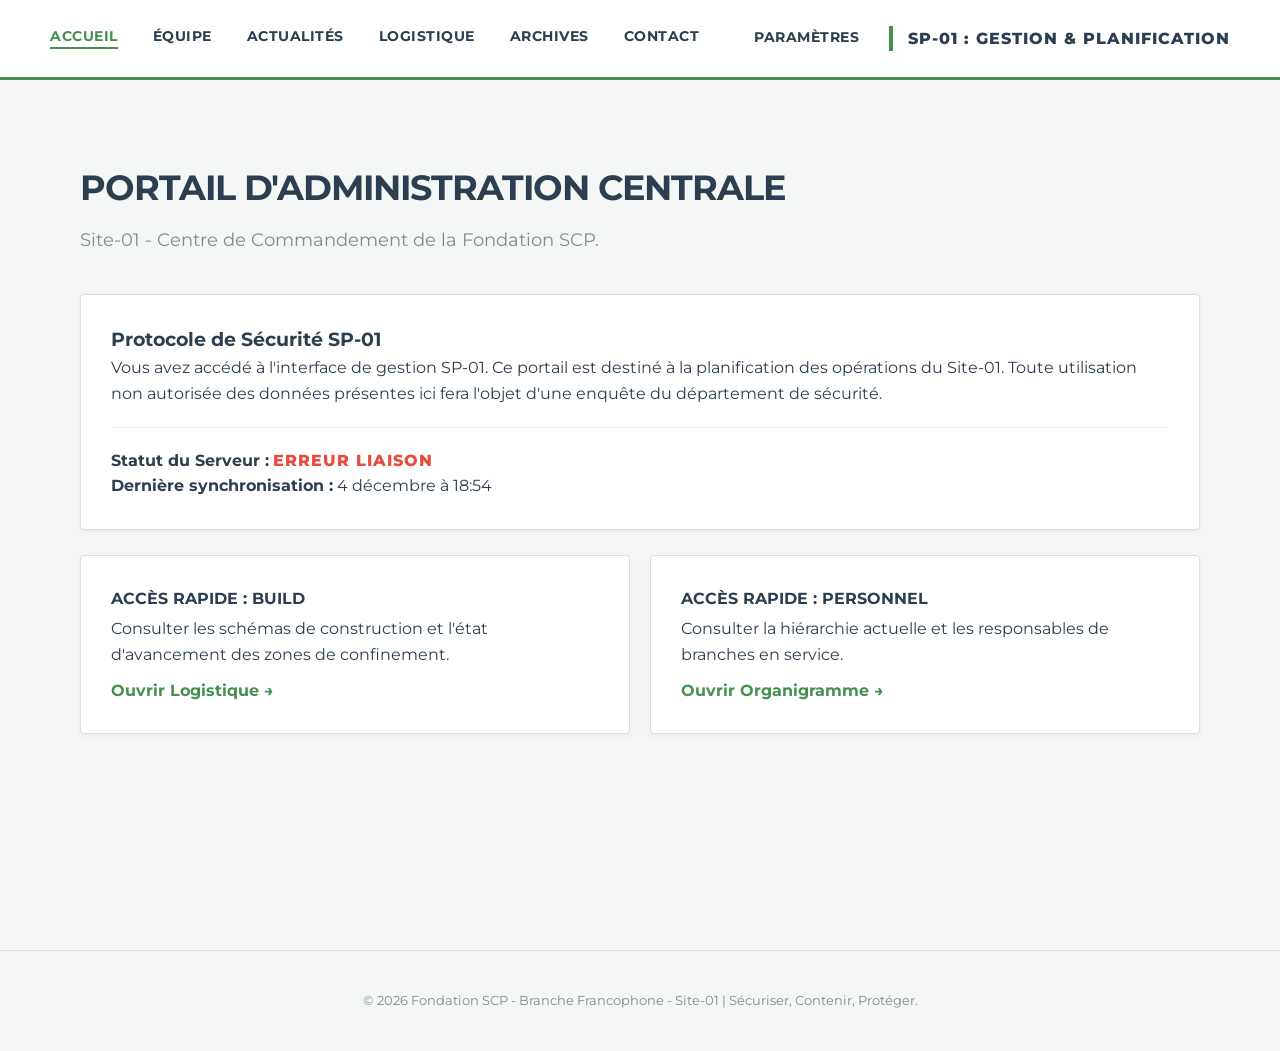
<file: index.html>
<!DOCTYPE html>
<html lang="fr">
<head>
    
        <!-- Google Tag Manager -->
    <script>(function(w,d,s,l,i){w[l]=w[l]||[];w[l].push({'gtm.start':
    new Date().getTime(),event:'gtm.js'});var f=d.getElementsByTagName(s)[0],
    j=d.createElement(s),dl=l!='dataLayer'?'&l='+l:'';j.async=true;j.src=
    'https://www.googletagmanager.com/gtm.js?id='+i+dl;f.parentNode.insertBefore(j,f);
    })(window,document,'script','dataLayer','GTM-5JKCPXSD');</script>
    <!-- End Google Tag Manager -->
    <meta charset="UTF-8">
    <meta name="viewport" content="width=device-width, initial-scale=1.0">
    <title>SP-01 | Accueil Administration</title>
    <link href="https://fonts.googleapis.com/css2?family=Montserrat:wght@700;800&display=swap" rel="stylesheet">
    <link rel="stylesheet" href="style.css">
    <link href="https://fonts.googleapis.com/css2?family=Montserrat:wght@400;600;700;800&family=Oswald:wght@400;500;700&display=swap" rel="stylesheet">
</head>
<body>
    <header>
        <div class="header-wrapper">
            <nav>
                <ul>
                    <li><a href="index.html">ACCUEIL</a></li>
                    <li><a href="equipe.html">ÉQUIPE</a></li>
                    <li><a href="actualites.html">ACTUALITÉS</a></li>
                    <li><a href="logistique.html">LOGISTIQUE</a></li>
                    <li><a href="archives.html">ARCHIVES</a></li>
                    <li><a href="contact.html">CONTACT</a></li>
                    <li class="settings-container">
                        <a href="#" id="settings-btn" class="nav-settings">PARAMÈTRES</a>
                        <div id="settings-dropdown" class="dropdown-content">
                            <div class="dropdown-item" onclick="toggleDarkMode()">🌙 Mode Sombre</div>
                            <div class="dropdown-item">
                                🌐 Langue : 
                                <select id="lang-select" onchange="changeLanguage()">
                                    <option value="fr">Français</option>
                                    <option value="en">English</option>
                                </select>
                            </div>
                            <hr>
                            <div class="dropdown-item" onclick="openLoginModal()">🔑 Connexion</div>
                        </div>
                    </li>
                </ul>
            </nav>

            <div class="site-title-container">
                <div class="vertical-bar"></div>
                <h1 class="site-title">SP-01 : GESTION & PLANIFICATION</h1>
            </div> 
        </div> 
    </header>

    <main>
        <section class="hero-content">
            <h2>Portail d'Administration Centrale</h2>
            <p class="page-subtitle">Site-01 - Centre de Commandement de la Fondation SCP.</p>
            
            <div class="member-card">
                <h3>Protocole de Sécurité SP-01</h3>
                <p>Vous avez accédé à l'interface de gestion SP-01. Ce portail est destiné à la planification des opérations du Site-01. Toute utilisation non autorisée des données présentes ici fera l'objet d'une enquête du département de sécurité.</p>
                <hr style="margin: 20px 0; border: 0; border-top: 1px solid #eee;">
                <div class="server-status-container">
                    <p><strong>Statut du Serveur :</strong> 
                        <span id="server-status" class="status-loading">CHARGEMENT...</span>
                    </p>
                </div>
                <p><strong>Dernière synchronisation :</strong> <span id="sync-date">Chargement...</span></p>
            </div>

            <div style="display: grid; grid-template-columns: 1fr 1fr; gap: 20px;">
                <div class="member-card">
                    <h4>Accès Rapide : Build</h4>
                    <p>Consulter les schémas de construction et l'état d'avancement des zones de confinement.</p>
                    <a href="logistique.html" style="color: var(--main-green); font-weight: bold; text-decoration: none; display: block; margin-top: 10px;">Ouvrir Logistique →</a>
                </div>
                <div class="member-card">
                    <h4>Accès Rapide : Personnel</h4>
                    <p>Consulter la hiérarchie actuelle et les responsables de branches en service.</p>
                    <a href="equipe.html" style="color: var(--main-green); font-weight: bold; text-decoration: none; display: block; margin-top: 10px;">Ouvrir Organigramme →</a>
                </div>
            </div>
        </section>
    </main>

    <footer>
        &copy; 2026 Fondation SCP - Branche Francophone - Site-01 | Sécuriser, Contenir, Protéger.
    </footer>
    <script src="script.js"></script>
</body> 
</html>
</file>
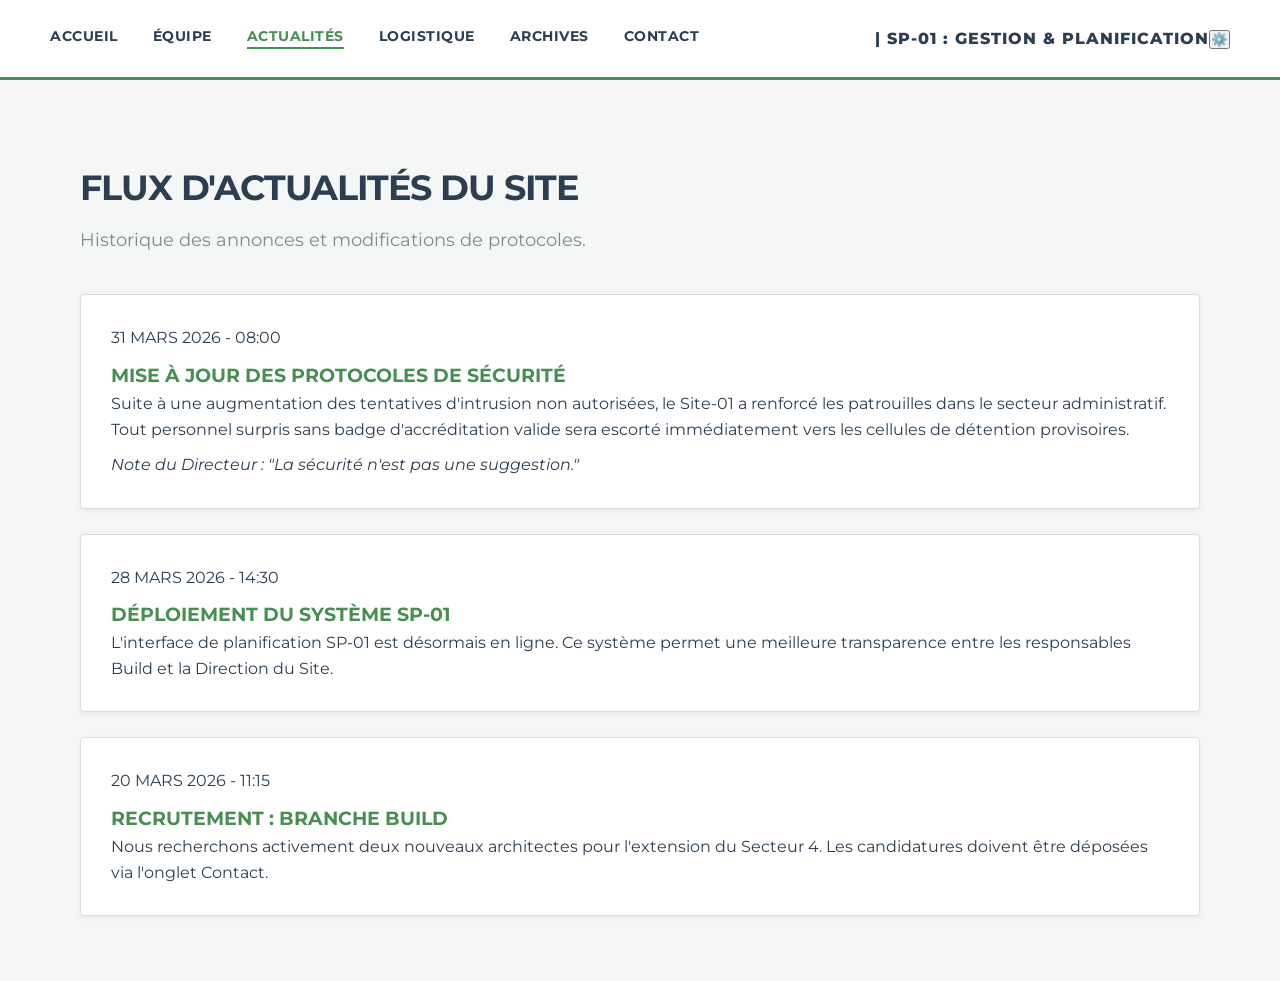
<file: actualite.html>
<!DOCTYPE html>
<html lang="fr">
<head>
    <!-- Google Tag Manager -->
    <script>(function(w,d,s,l,i){w[l]=w[l]||[];w[l].push({'gtm.start':
    new Date().getTime(),event:'gtm.js'});var f=d.getElementsByTagName(s)[0],
    j=d.createElement(s),dl=l!='dataLayer'?'&l='+l:'';j.async=true;j.src=
    'https://www.googletagmanager.com/gtm.js?id='+i+dl;f.parentNode.insertBefore(j,f);
    })(window,document,'script','dataLayer','GTM-5JKCPXSD');</script>
    <!-- End Google Tag Manager -->
    <meta charset="UTF-8">
    <meta name="viewport" content="width=device-width, initial-scale=1.0">
    <title>SP-01 | Flux d'actualités</title>
    <link href="https://fonts.googleapis.com/css2?family=Montserrat:wght@700;800&display=swap" rel="stylesheet">
    <link rel="stylesheet" href="style.css">
    <link href="https://fonts.googleapis.com/css2?family=Montserrat:wght@400;600;700;800&family=Oswald:wght@400;500;700&display=swap" rel="stylesheet">
</head>
<body>
    <header>
        <div class="header-wrapper">
            <nav>
                <ul>
                    <li><a href="index.html">Accueil</a></li>
                    <li><a href="equipe.html">Équipe</a></li>
                    <li><a href="actualite.html" class="active">Actualités</a></li>
                    <li><a href="logistique.html">Logistique</a></li>
                    <li><a href="archives.html">Archives</a></li>
                    <li><a href="contact.html">Contact</a></li>
                </ul>
            </nav>
            <div class="site-title">
                <span class="separator">|</span> SP-01 : GESTION & PLANIFICATION
            </div>
                <div class="settings-container">
                    <button id="settings-btn" class="gear-btn">⚙️</button>
                    <div id="settings-dropdown" class="dropdown-content">
                        <div class="dropdown-item" onclick="toggleDarkMode()">
                            <span>🌙 Mode Sombre</span>
                        </div>
                        <div class="dropdown-item">
                            <span>🌐 Langue :</span>
                            <select id="lang-select" onchange="changeLanguage()">
                                <option value="fr">Français</option>
                                <option value="en">English</option>
                            </select>
                        </div>
                        <hr>
                        <div class="dropdown-item" onclick="openLoginModal()">
                            <span>🔑 Connexion</span>
                        </div>
                    </div>
                </div>
        </div>
    </header>

    <main>
        <h2>Flux d'Actualités du Site</h2>
        <p class="page-subtitle">Historique des annonces et modifications de protocoles.</p>

        <article class="news-item">
            <div class="news-date">31 MARS 2026 - 08:00</div>
            <div style="margin-top: 10px;">
                <h3 style="color: var(--main-green);">MISE À JOUR DES PROTOCOLES DE SÉCURITÉ</h3>
                <p>Suite à une augmentation des tentatives d'intrusion non autorisées, le Site-01 a renforcé les patrouilles dans le secteur administratif. Tout personnel surpris sans badge d'accréditation valide sera escorté immédiatement vers les cellules de détention provisoires.</p>
                <p style="margin-top: 10px; font-style: italic;">Note du Directeur : "La sécurité n'est pas une suggestion."</p>
            </div>
        </article>

        <article class="news-item">
            <div class="news-date">28 MARS 2026 - 14:30</div>
            <div style="margin-top: 10px;">
                <h3 style="color: var(--main-green);">DÉPLOIEMENT DU SYSTÈME SP-01</h3>
                <p>L'interface de planification SP-01 est désormais en ligne. Ce système permet une meilleure transparence entre les responsables Build et la Direction du Site.</p>
            </div>
        </article>

        <article class="news-item">
            <div class="news-date">20 MARS 2026 - 11:15</div>
            <div style="margin-top: 10px;">
                <h3 style="color: var(--main-green);">RECRUTEMENT : BRANCHE BUILD</h3>
                <p>Nous recherchons activement deux nouveaux architectes pour l'extension du Secteur 4. Les candidatures doivent être déposées via l'onglet Contact.</p>
            </div>
        </article>
    </main>
    <script>
    if (localStorage.getItem('isLoggedIn') === 'true') {
        const navUl = document.querySelector('nav ul');
        const contactLi = navUl.lastElementChild;
        const gestionLi = document.createElement('li');
        gestionLi.innerHTML = '<a href="gestion.html" style="color: #e67e22;">GESTION</a>';
        navUl.insertBefore(gestionLi, contactLi);
    }
</script>
<script src="script.js"></script>
</body>
</htm
</file>
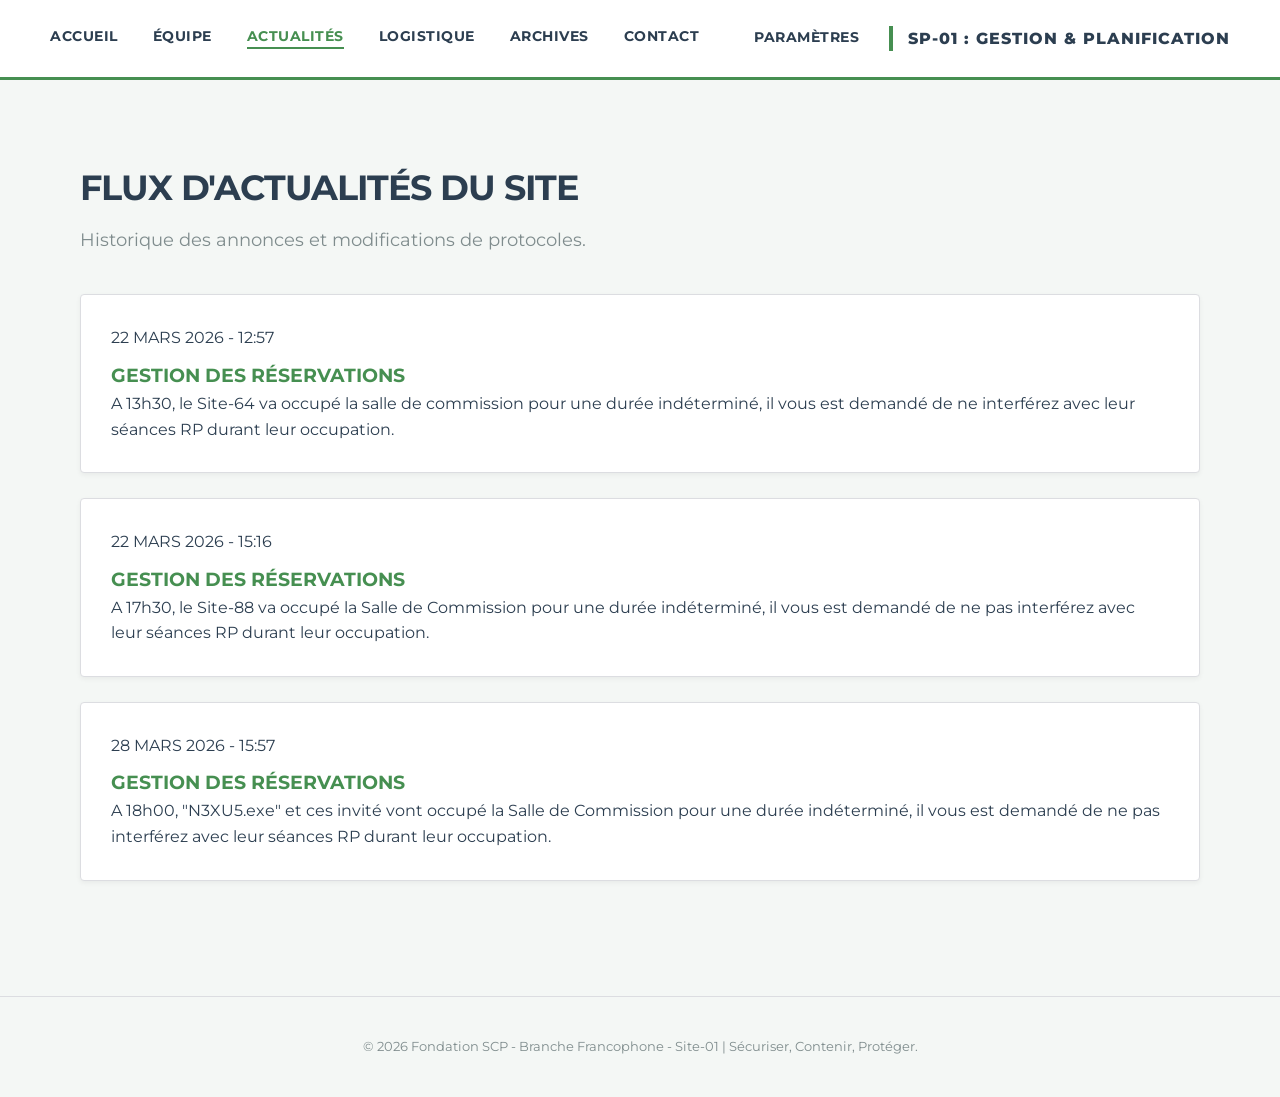
<file: actualites.html>
<!DOCTYPE html>
<html lang="fr">
<head>
    <!-- Google Tag Manager -->
    <script>(function(w,d,s,l,i){w[l]=w[l]||[];w[l].push({'gtm.start':
    new Date().getTime(),event:'gtm.js'});var f=d.getElementsByTagName(s)[0],
    j=d.createElement(s),dl=l!='dataLayer'?'&l='+l:'';j.async=true;j.src=
    'https://www.googletagmanager.com/gtm.js?id='+i+dl;f.parentNode.insertBefore(j,f);
    })(window,document,'script','dataLayer','GTM-5JKCPXSD');</script>
    <!-- End Google Tag Manager -->
    <meta charset="UTF-8">
    <meta name="viewport" content="width=device-width, initial-scale=1.0">
    <title>SP-01 | Flux d'actualités</title>
    <link href="https://fonts.googleapis.com/css2?family=Montserrat:wght@700;800&display=swap" rel="stylesheet">
    <link rel="stylesheet" href="style.css">
    <link href="https://fonts.googleapis.com/css2?family=Montserrat:wght@400;600;700;800&family=Oswald:wght@400;500;700&display=swap" rel="stylesheet">
</head>
<body>
    <header>
        <div class="header-wrapper">
            <nav>
                <ul>
                    <li><a href="index.html">ACCUEIL</a></li>
                    <li><a href="equipe.html">ÉQUIPE</a></li>
                    <li><a href="actualites.html">ACTUALITÉS</a></li>
                    <li><a href="logistique.html">LOGISTIQUE</a></li>
                    <li><a href="archives.html">ARCHIVES</a></li>
                    <li><a href="contact.html">CONTACT</a></li>
                    <li class="settings-container">
                        <a href="#" id="settings-btn" class="nav-settings">PARAMÈTRES</a>
                        <div id="settings-dropdown" class="dropdown-content">
                            <div class="dropdown-item" onclick="toggleDarkMode()">🌙 Mode Sombre</div>
                            <div class="dropdown-item">
                                🌐 Langue : 
                                <select id="lang-select" onchange="changeLanguage()">
                                    <option value="fr">Français</option>
                                    <option value="en">English</option>
                                </select>
                            </div>
                            <hr>
                            <div class="dropdown-item" onclick="openLoginModal()">🔑 Connexion</div>
                        </div>
                    </li>
                </ul>
            </nav>

            <div class="site-title-container">
                <div class="vertical-bar"></div>
                <h1 class="site-title">SP-01 : GESTION & PLANIFICATION</h1>
            </div> 
        </div> 
    </header>

    <main>
        <h2>Flux d'Actualités du Site</h2>
        <p class="page-subtitle">Historique des annonces et modifications de protocoles.</p>

        <article class="news-item">
            <div class="news-date">22 MARS 2026 - 12:57</div>
            <div style="margin-top: 10px;">
                <h3 style="color: var(--main-green);">GESTION DES RÉSERVATIONS</h3>
                <p>A 13h30, le Site-64 va occupé la salle de commission pour une durée indéterminé, il vous est demandé de ne interférez avec leur séances RP durant leur occupation.</p>
            </div>
        </article>

        <article class="news-item">
            <div class="news-date">22 MARS 2026 - 15:16</div>
            <div style="margin-top: 10px;">
                <h3 style="color: var(--main-green);">GESTION DES RÉSERVATIONS</h3>
                <p>A 17h30, le Site-88 va occupé la Salle de Commission pour une durée indéterminé, il vous est demandé de ne pas interférez avec leur séances RP durant leur occupation.</p>
            </div>
        </article>

        <article class="news-item">
            <div class="news-date">28 MARS 2026 - 15:57</div>
            <div style="margin-top: 10px;">
                <h3 style="color: var(--main-green);">GESTION DES RÉSERVATIONS </h3> 
                <p>A 18h00, "N3XU5.exe" et ces invité vont occupé la Salle de Commission pour une durée indéterminé, il vous est demandé de ne pas interférez avec leur séances RP durant leur occupation.</p>
            </div>
        </article>
    </main>
    <footer>
        &copy; 2026 Fondation SCP - Branche Francophone - Site-01 | Sécuriser, Contenir, Protéger.
    </footer>
    <script src="script.js"></script>
</body>
</htm
</file>
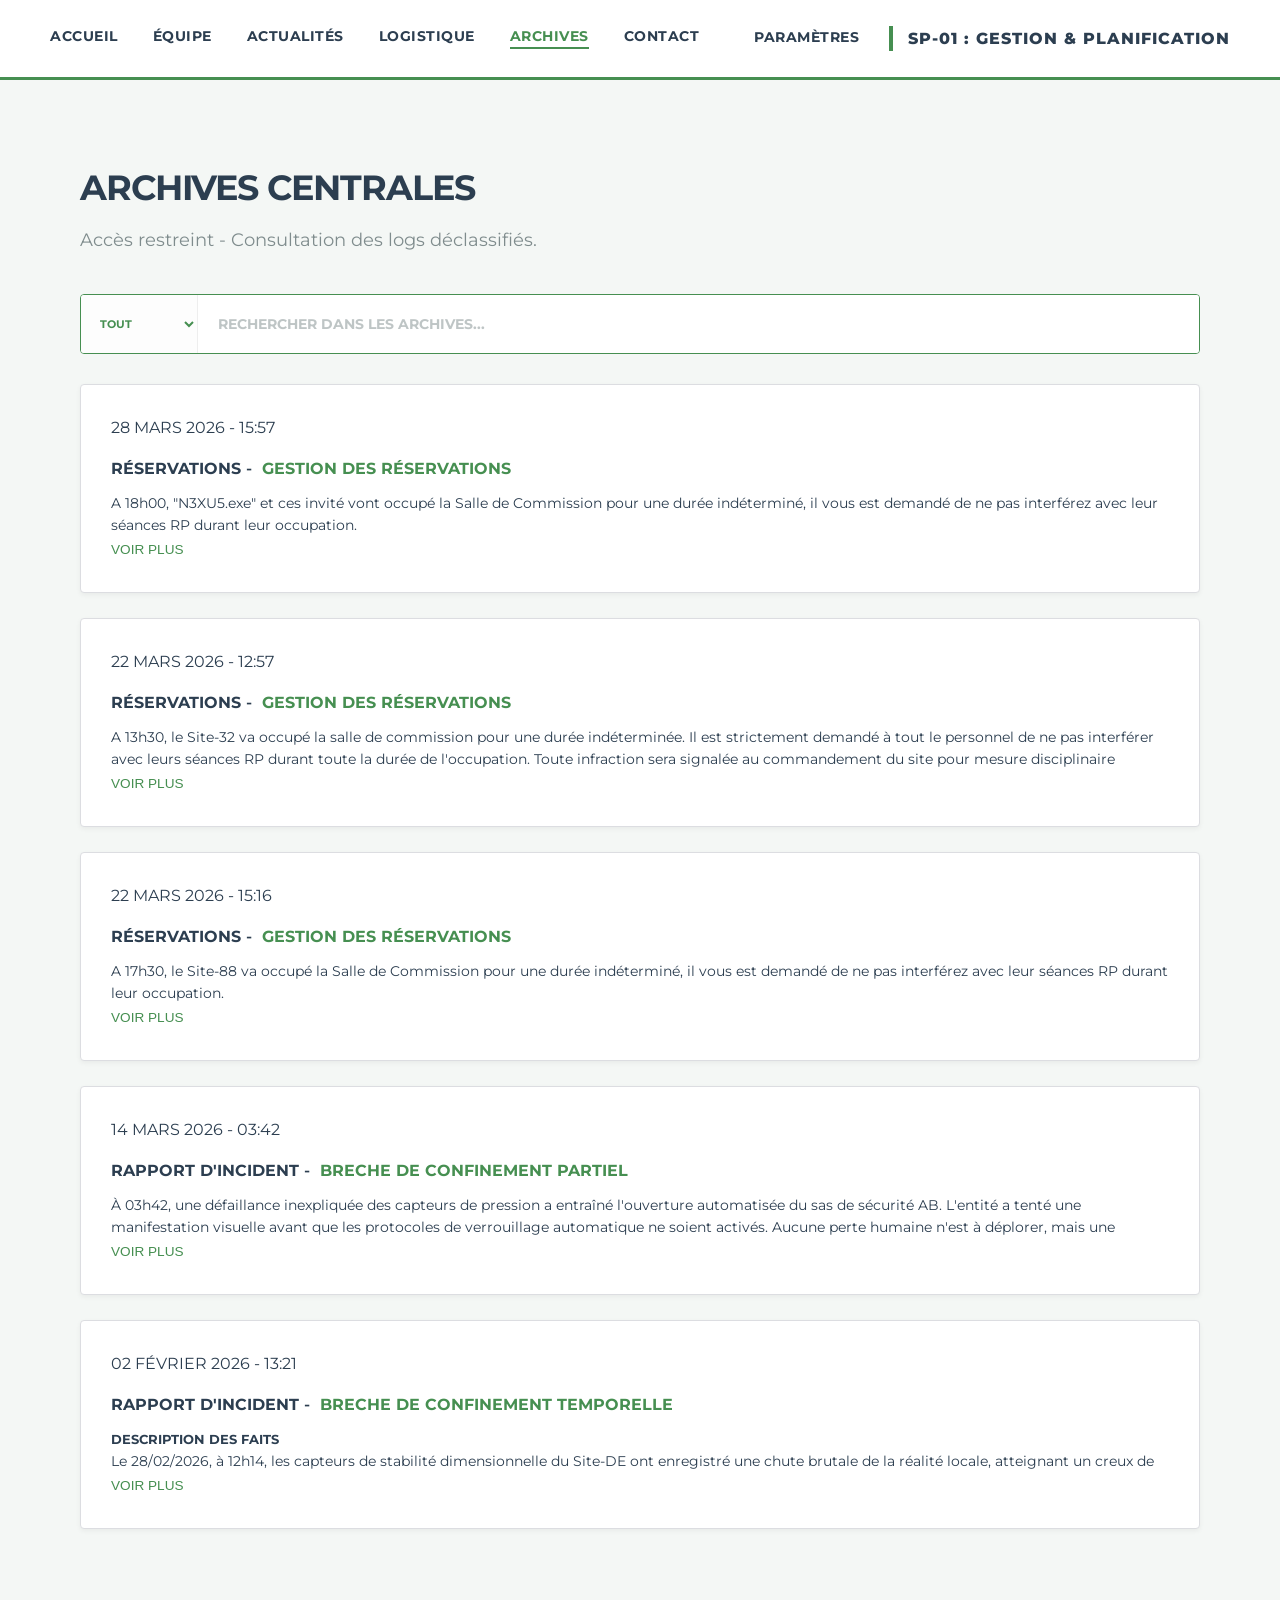
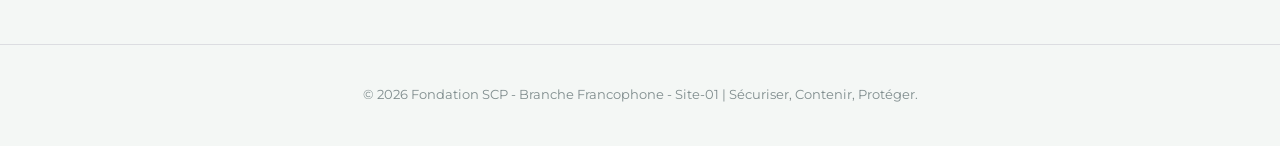
<file: archives.html>
<!DOCTYPE html>
<html lang="fr">
<head>
    <!-- Google Tag Manager -->
    <script>(function(w,d,s,l,i){w[l]=w[l]||[];w[l].push({'gtm.start':
    new Date().getTime(),event:'gtm.js'});var f=d.getElementsByTagName(s)[0],
    j=d.createElement(s),dl=l!='dataLayer'?'&l='+l:'';j.async=true;j.src=
    'https://www.googletagmanager.com/gtm.js?id='+i+dl;f.parentNode.insertBefore(j,f);
    })(window,document,'script','dataLayer','GTM-5JKCPXSD');</script>
    <!-- End Google Tag Manager -->
    <meta charset="UTF-8">
    <meta name="viewport" content="width=device-width, initial-scale=1.0">
    <title>SP-01 | Archives Centrales</title>
    <link href="https://fonts.googleapis.com/css2?family=Montserrat:wght@700;800&display=swap" rel="stylesheet">
    <link rel="stylesheet" href="style.css">
    <link href="https://fonts.googleapis.com/css2?family=Montserrat:wght@400;600;700;800&family=Oswald:wght@400;500;700&display=swap" rel="stylesheet">
</head>
<body>
    <header>
        <div class="header-wrapper">
            <nav>
                <ul>
                    <li><a href="index.html">ACCUEIL</a></li>
                    <li><a href="equipe.html">ÉQUIPE</a></li>
                    <li><a href="actualites.html">ACTUALITÉS</a></li>
                    <li><a href="logistique.html">LOGISTIQUE</a></li>
                    <li><a href="archives.html">ARCHIVES</a></li>
                    <li><a href="contact.html">CONTACT</a></li>
                    <li class="settings-container">
                        <a href="#" id="settings-btn" class="nav-settings">PARAMÈTRES</a>
                        <div id="settings-dropdown" class="dropdown-content">
                            <div class="dropdown-item" onclick="toggleDarkMode()">🌙 Mode Sombre</div>
                            <div class="dropdown-item">
                                🌐 Langue : 
                                <select id="lang-select" onchange="changeLanguage()">
                                    <option value="fr">Français</option>
                                    <option value="en">English</option>
                                </select>
                            </div>
                            <hr>
                            <div class="dropdown-item" onclick="openLoginModal()">🔑 Connexion</div>
                        </div>
                    </li>
                </ul>
            </nav>

            <div class="site-title-container">
                <div class="vertical-bar"></div>
                <h1 class="site-title">SP-01 : GESTION & PLANIFICATION</h1>
            </div> 
        </div> 
    </header>

    <main>
        <h2>ARCHIVES CENTRALES</h2>
        <p class="page-subtitle">Accès restreint - Consultation des logs déclassifiés.</p>

        <div class="search-wrapper">
            <select id="search-mode" class="search-select">
                <option value="all">TOUT</option>
                <option value="date">DATE</option>
                <option value="category">CATÉGORIE</option>
            </select>
            
            <input type="text" id="archive-search" placeholder="RECHERCHER DANS LES ARCHIVES..." class="search-field">
        </div>

        <div class="archive-list-container">

            <article class="news-item">
                <div class="news-date">28 MARS 2026 - 15:57</div>
                
                <div style="margin-top: 15px;">
                    <h4 style="margin-bottom: 10px; display: flex; align-items: center;">
                        <span class="archive-category-prefix">RÉSERVATIONS</span>
                        <span class="archive-separator">-</span>
                        <span style="color: var(--main-green);">GESTION DES RÉSERVATIONS</span>
                    </h4>
                    
                    <div class="archive-text-container">
                        <p style="font-size: 0.9rem; color: var(--text-color); margin: 0;">
                            A 18h00, "N3XU5.exe" et ces invité vont occupé la Salle de Commission pour une durée indéterminé, il vous est demandé de ne pas interférez avec leur séances RP durant leur occupation.
                        </p>
                    </div>
                    
                    <button class="toggle-text-btn" onclick="toggleArchiveText(this)">Voir plus</button>
                </div>
            </article>
            <article class="news-item">
                <div class="news-date">22 MARS 2026 - 12:57</div>
                
                <div style="margin-top: 15px;">
                    <h4 style="margin-bottom: 10px; display: flex; align-items: center;">
                        <span class="archive-category-prefix">RÉSERVATIONS</span>
                        <span class="archive-separator">-</span>
                        <span style="color: var(--main-green);">GESTION DES RÉSERVATIONS</span>
                    </h4>
                    
                    <div class="archive-text-container">
                        <p style="font-size: 0.9rem; color: var(--text-color); margin: 0;">
                            A 13h30, le Site-32 va occupé la salle de commission pour une durée indéterminée. Il est strictement demandé à tout le personnel de ne pas interférer avec leurs séances RP durant toute la durée de l'occupation. Toute infraction sera signalée au commandement du site pour mesure disciplinaire immédiate.
                        </p>
                    </div>
                    
                    <button class="toggle-text-btn" onclick="toggleArchiveText(this)">Voir plus</button>
                </div>
            </article>
            <article class="news-item">
                <div class="news-date">22 MARS 2026 - 15:16</div>
                
                <div style="margin-top: 15px;">
                    <h4 style="margin-bottom: 10px; display: flex; align-items: center;">
                        <span class="archive-category-prefix">RÉSERVATIONS</span>
                        <span class="archive-separator">-</span>
                        <span style="color: var(--main-green);">GESTION DES RÉSERVATIONS</span>
                    </h4>
                    
                    <div class="archive-text-container">
                        <p style="font-size: 0.9rem; color: var(--text-color); margin: 0;">
                            A 17h30, le Site-88 va occupé la Salle de Commission pour une durée indéterminé, il vous est demandé de ne pas interférez avec leur séances RP durant leur occupation.
                        </p>
                    </div>
                    
                    <button class="toggle-text-btn" onclick="toggleArchiveText(this)">Voir plus</button>
                </div>
            </article>
            <article class="news-item">
                <div class="news-date">14 MARS 2026 - 03:42</div>
                
                <div style="margin-top: 15px;">
                    <h4 style="margin-bottom: 10px; display: flex; align-items: center;">
                        <span class="archive-category-prefix">RAPPORT D'INCIDENT</span>
                        <span class="archive-separator">-</span>
                        <span style="color: var(--main-green);">BRECHE DE CONFINEMENT PARTIEL</span>
                    </h4>
                    
                    <div class="archive-text-container">
                        <p style="font-size: 0.9rem; color: var(--text-color); margin: 0;">
                            À 03h42, une défaillance inexpliquée des capteurs de pression a entraîné l'ouverture automatisée du sas de sécurité AB. L'entité a tenté une manifestation visuelle avant que les protocoles de verrouillage automatique ne soient activés. Aucune perte humaine n'est à déplorer, mais une exposition cognitive de niveau 2 a été signalée chez trois membres du personnel de maintenance.
                        </p>
                    </div>
                    
                    <button class="toggle-text-btn" onclick="toggleArchiveText(this)">Voir plus</button>
                </div>
            </article>
            <article class="news-item">
                <div class="news-date">02 FÉVRIER 2026 - 13:21</div>
                
                <div style="margin-top: 15px;">
                    <h4 style="margin-bottom: 10px; display: flex; align-items: center;">
                        <span class="archive-category-prefix">RAPPORT D'INCIDENT</span>
                        <span class="archive-separator">-</span>
                        <span style="color: var(--main-green);">BRECHE DE CONFINEMENT TEMPORELLE</span>
                    </h4>
                    
                    <div class="archive-text-container">
                        
                        <h5>DESCRIPTION DES FAITS</h5>
                        <p style="font-size: 0.9rem; color: var(--text-color); margin: 0;">
                        Le 28/02/2026, à 12h14, les capteurs de stabilité dimensionnelle du Site-DE ont enregistré une chute brutale de la réalité locale, atteignant un creux de $H < 0,12$ Scantrons. 
                        Le point d'origine a été localisé avec précision dans la cafétéria du personnel du Secteur Charlie. </p>
                        <p style="font-size: 0.9rem; color: var(--text-color); margin: 0;">
                        L'anomalie, désignée sous le terme de "Boucle de Rétroaction Causal", a isolé une séquence de 4,02 secondes dans une bulle de temps dilaté. 
                        Soixante-douze (72) employés ont été pris au piège dans ce cycle, condamnés à répéter le segment moteur "Séquence de Nutrition 04" (ingestion de nourriture par ustensile).</p>
                        
                        <br><h5>ANALYSE TECHNIQUE</h5>
                        <p style="font-size: 0.9rem; color: var(--text-color); margin: 0;">Pendant la durée de l'incident (15 minutes en temps réel externe), la bulle temporelle a effectué approximativement 223 itérations. 
                        Les relevés de l'Ancre de Réalité de Scranton (SRA) située à proximité indiquent que :</p>
                        <p style="font-size: 0.9rem; color: var(--text-color); margin: 0;">- La température ambiante à l'intérieur de la boucle a augmenté de $1,2\text{°C}$ par minute.</p>
                        <p style="font-size: 0.9rem; color: var(--text-color); margin: 0;">- Les ondes cérébrales des sujets ont montré une synchronisation anormale à une fréquence de ██████████████████.</p>
                        <p style="font-size: 0.9rem; color: var(--text-color); margin: 0;">- █████████ a commencé à se manifester sur les parois, suggérant une érosion de la barrière entre notre dimension et le plan ████-████.</p>
                        
                        <br><h5>ORIGINE ET RESPONSABILITÉ</h5>
                        <p style="font-size: 0.9rem; color: var(--text-color); margin: 0;">L'enquête préliminaire menée par le Département de la ████████ ███████ (███) a révélé que l'anomalie n'était pas un événement naturel. 
                        Elle résulte d'une fuite de █████████ provoquée par l'utilisation non autorisée du Dispositif de Déplacement ██████ au Niveau ██.</p>
                        <p style="font-size: 0.9rem; color: var(--text-color); margin: 0;">Le chercheur principal, le Dr [DONNÉES SUPPRIMÉES], aurait tenté de court-circuiter les protocoles de sécurité pour observer les effets de SCP-████ sur le flux temporel local. 
                        L'individu a été appréhendé alors qu'il tentait de dissimuler les journaux de bord de l'ordinateur central.</p>
                        
                        <br><h5>CONSÉQUENCES ET TRAITEMENT</h5>
                        <p>L'anomalie s'est dissipée d'elle-même à 12h29 suite à une décharge de particules de type ██████.</p>
                        <p style="font-size: 0.9rem; color: var(--text-color); margin: 0;"></p>- Évaluation Médicale : Sur les 72 sujets, █ ont présenté des signes de "Fatigue de la Réalité" et █ ont été déclarés en état de mort cérébrale par répétition synaptique excessive.</p>
                        <p style="font-size: 0.9rem; color: var(--text-color); margin: 0;"></p>- Mesures de Confinement : Le Secteur Charlie restera sous scellés jusqu'au ██/██/2026. Un nettoyage à l'aide de stabilisateurs de réalité est en cours.</p>
                        <p style="font-size: 0.9rem; color: var(--text-color); margin: 0;"></p>- Protocole de Secret : Le personnel ayant survécu a reçu une dose de $150\text{ mg}$ d'Amnésiques de Classe B. Toute mention de l'incident impliquant l'ustensile de cuisine sera traitée comme une brèche de sécurité de Niveau 4.</p>
                        <p style="font-size: 0.9rem; color: var(--text-color); margin: 0;"></p>- Note du Commandement du Site : "Que cela serve d'avertissement. Jouer avec la causalité pour gagner quelques minutes de recherche n'est pas seulement stupide, c'est une menace existentielle pour ce Site." — Dir. ████████</p>
                    </div>
                    
                    <button class="toggle-text-btn" onclick="toggleArchiveText(this)">Voir plus</button>
                </div>
            </article>
        </div>
    </main>

    <footer>
        &copy; 2026 Fondation SCP - Branche Francophone - Site-01 | Sécuriser, Contenir, Protéger.
    </footer>
    <script src="script.js"></script>
</body>
</html>
</file>
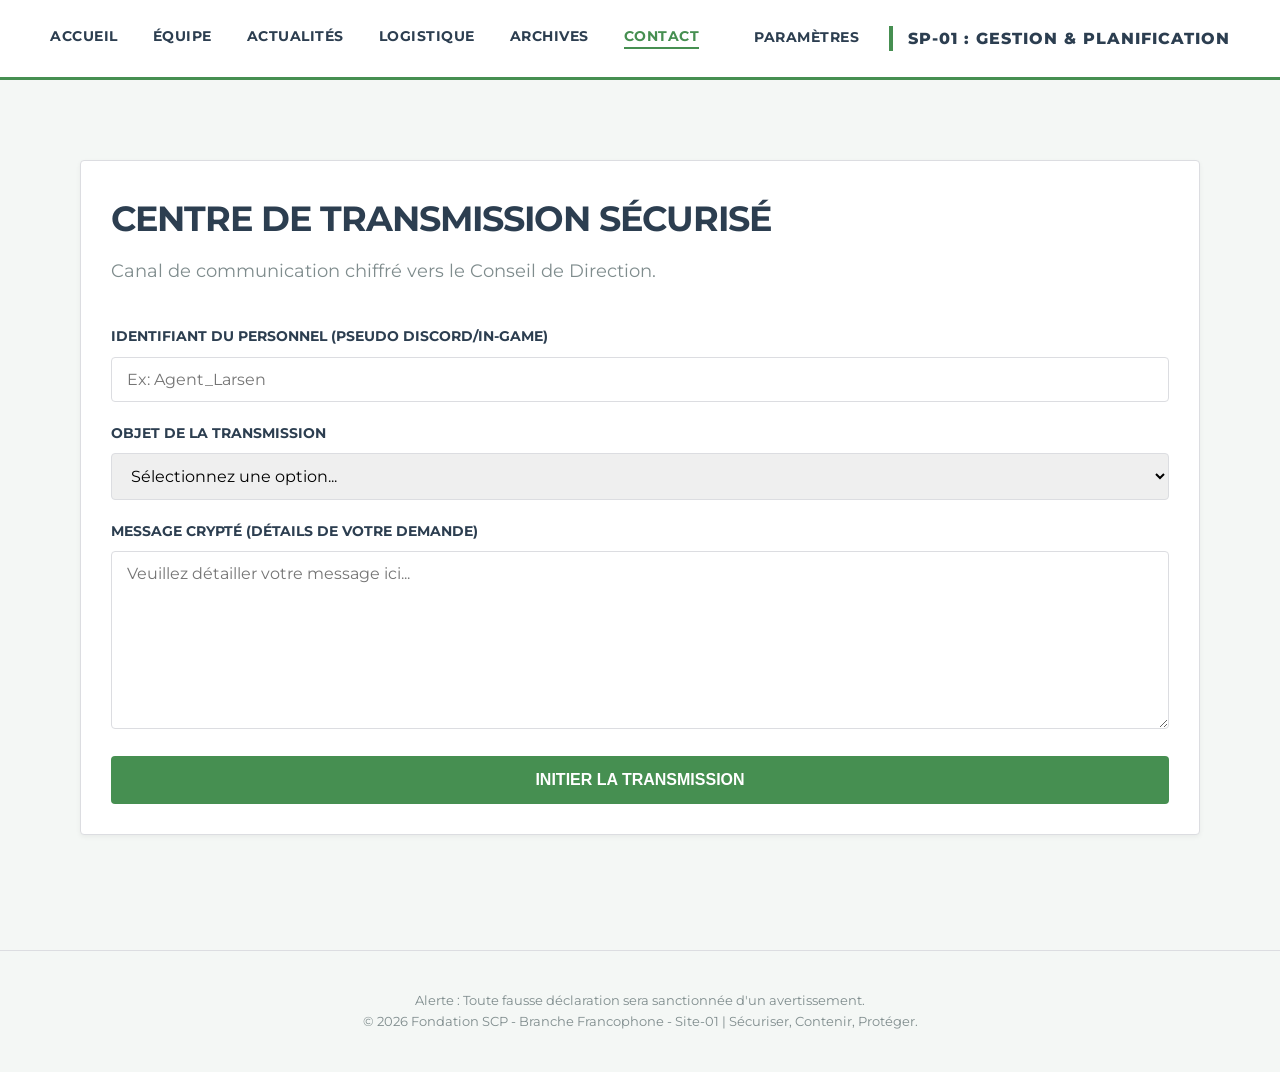
<file: contact.html>
<!DOCTYPE html>
<html lang="fr">
<head>
    <!-- Google Tag Manager -->
    <script>(function(w,d,s,l,i){w[l]=w[l]||[];w[l].push({'gtm.start':
    new Date().getTime(),event:'gtm.js'});var f=d.getElementsByTagName(s)[0],
    j=d.createElement(s),dl=l!='dataLayer'?'&l='+l:'';j.async=true;j.src=
    'https://www.googletagmanager.com/gtm.js?id='+i+dl;f.parentNode.insertBefore(j,f);
    })(window,document,'script','dataLayer','GTM-5JKCPXSD');</script>
    <!-- End Google Tag Manager -->
    <meta charset="UTF-8">
    <meta name="viewport" content="width=device-width, initial-scale=1.0">
    <title>SP-01 | Transmission</title>
    <link href="https://fonts.googleapis.com/css2?family=Montserrat:wght@700;800&display=swap" rel="stylesheet">
    <link rel="stylesheet" href="style.css">
    <link href="https://fonts.googleapis.com/css2?family=Montserrat:wght@400;600;700;800&family=Oswald:wght@400;500;700&display=swap" rel="stylesheet">
</head>
<body>
    <header>
        <div class="header-wrapper">
            <nav>
                <ul>
                    <li><a href="index.html">ACCUEIL</a></li>
                    <li><a href="equipe.html">ÉQUIPE</a></li>
                    <li><a href="actualites.html">ACTUALITÉS</a></li>
                    <li><a href="logistique.html">LOGISTIQUE</a></li>
                    <li><a href="archives.html">ARCHIVES</a></li>
                    <li><a href="contact.html">CONTACT</a></li>
                    <li class="settings-container">
                        <a href="#" id="settings-btn" class="nav-settings">PARAMÈTRES</a>
                        <div id="settings-dropdown" class="dropdown-content">
                            <div class="dropdown-item" onclick="toggleDarkMode()">🌙 Mode Sombre</div>
                            <div class="dropdown-item">
                                🌐 Langue : 
                                <select id="lang-select" onchange="changeLanguage()">
                                    <option value="fr">Français</option>
                                    <option value="en">English</option>
                                </select>
                            </div>
                            <hr>
                            <div class="dropdown-item" onclick="openLoginModal()">🔑 Connexion</div>
                        </div>
                    </li>
                </ul>
            </nav>

            <div class="site-title-container">
                <div class="vertical-bar"></div>
                <h1 class="site-title">SP-01 : GESTION & PLANIFICATION</h1>
            </div> 
        </div> 
    </header>

    <main>
        <section class="scp-form-container">
            <h2>CENTRE DE TRANSMISSION SÉCURISÉ</h2>
            <p class="page-subtitle">Canal de communication chiffré vers le Conseil de Direction.</p>

            <form>
                <div class="form-group">
                    <label>IDENTIFIANT DU PERSONNEL (PSEUDO DISCORD/IN-GAME)</label>
                    <input type="text" placeholder="Ex: Agent_Larsen" required>
                </div>

                <div class="form-group">
                    <label>OBJET DE LA TRANSMISSION</label>
                    <select required>
                        <option value="">Sélectionnez une option...</option>
                        <option value="recrutement">Recrutement (Branche Build)</option>
                        <option value="moderation">Recrutement (Branche Modération)</option>
                        <option value="incident">Rapport d'incident RP</option>
                        <option value="suggestion">Suggestion d'amélioration</option>
                        <option value="autre">Autre demande</option>
                    </select>
                </div>

                <div class="form-group">
                    <label>MESSAGE CRYPTÉ (DÉTAILS DE VOTRE DEMANDE)</label>
                    <textarea rows="8" placeholder="Veuillez détailler votre message ici..." required></textarea>
                </div>

                <button type="submit" class="submit-btn">INITIER LA TRANSMISSION</button>
            </form>
        </section>
    </main>
    <footer>
        <p>Alerte : Toute fausse déclaration sera sanctionnée d'un avertissement.</p>
        &copy; 2026 Fondation SCP - Branche Francophone - Site-01 | Sécuriser, Contenir, Protéger.
    </footer>
    <script src="script.js"></script>
</body>
</html>
</file>
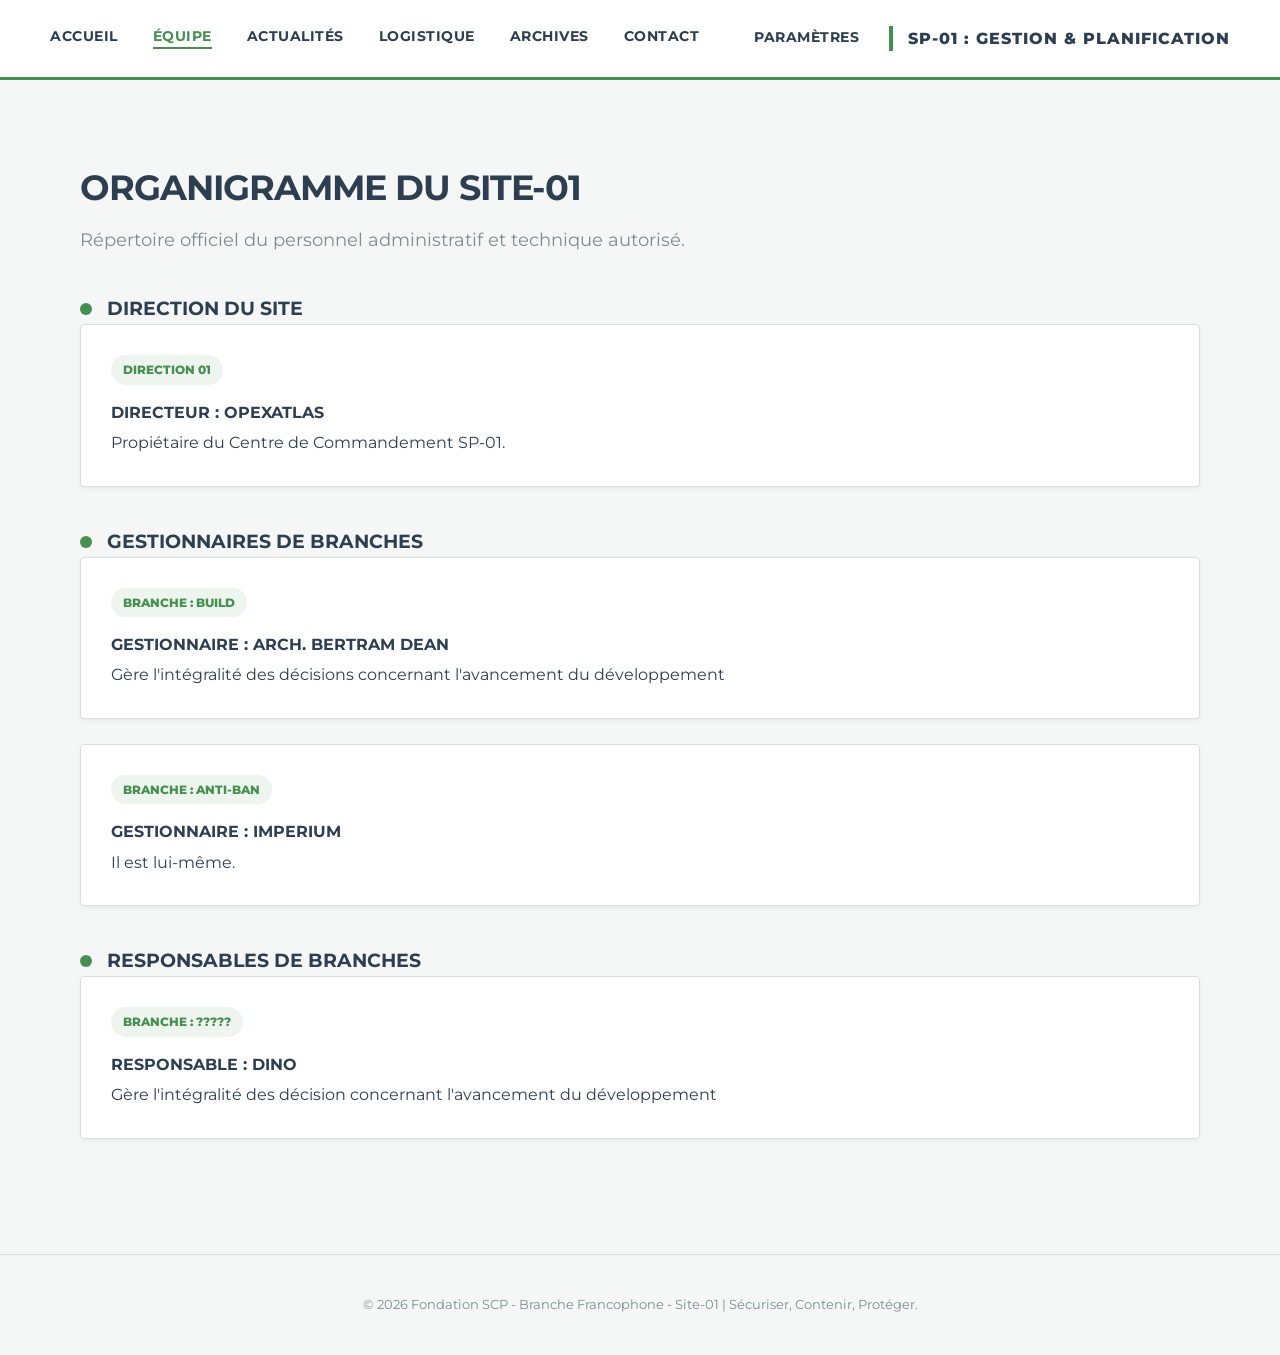
<file: equipe.html>
<!DOCTYPE html>
<html lang="fr">
<head>
    <!-- Google Tag Manager -->
    <script>(function(w,d,s,l,i){w[l]=w[l]||[];w[l].push({'gtm.start':
    new Date().getTime(),event:'gtm.js'});var f=d.getElementsByTagName(s)[0],
    j=d.createElement(s),dl=l!='dataLayer'?'&l='+l:'';j.async=true;j.src=
    'https://www.googletagmanager.com/gtm.js?id='+i+dl;f.parentNode.insertBefore(j,f);
    })(window,document,'script','dataLayer','GTM-5JKCPXSD');</script>
    <!-- End Google Tag Manager -->
    <meta charset="UTF-8">
    <meta name="viewport" content="width=device-width, initial-scale=1.0">
    <title>SP-01 | Organigramme</title>
    <link href="https://fonts.googleapis.com/css2?family=Montserrat:wght@700;800&display=swap" rel="stylesheet">
    <link rel="stylesheet" href="style.css">
</head>
<body>
    <header>
        <div class="header-wrapper">
            <nav>
                <ul>
                    <li><a href="index.html">ACCUEIL</a></li>
                    <li><a href="equipe.html">ÉQUIPE</a></li>
                    <li><a href="actualites.html">ACTUALITÉS</a></li>
                    <li><a href="logistique.html">LOGISTIQUE</a></li>
                    <li><a href="archives.html">ARCHIVES</a></li>
                    <li><a href="contact.html">CONTACT</a></li>
                    <li class="settings-container">
                        <a href="#" id="settings-btn" class="nav-settings">PARAMÈTRES</a>
                        <div id="settings-dropdown" class="dropdown-content">
                            <div class="dropdown-item" onclick="toggleDarkMode()">🌙 Mode Sombre</div>
                            <div class="dropdown-item">
                                🌐 Langue : 
                                <select id="lang-select" onchange="changeLanguage()">
                                    <option value="fr">Français</option>
                                    <option value="en">English</option>
                                </select>
                            </div>
                            <hr>
                            <div class="dropdown-item" onclick="openLoginModal()">🔑 Connexion</div>
                        </div>
                    </li>
                </ul>
            </nav>

            <div class="site-title-container">
                <div class="vertical-bar"></div>
                <h1 class="site-title">SP-01 : GESTION & PLANIFICATION</h1>
            </div> 
        </div> 
    </header>

    <main>
        <section class="team-header">
            <h2>ORGANIGRAMME DU SITE-01</h2>
            <p class="page-subtitle">Répertoire officiel du personnel administratif et technique autorisé.</p>
        </section>

        <div class="team-category">
            <h3><span class="dot"></span> DIRECTION DU SITE</h3>
            <div class="members">
                <div class="member-card">
                    <div class="role-tag">DIRECTION 01</div>
                    <h4>DIRECTEUR : OpexAtlas</h4>
                    <p>Propiétaire du Centre de Commandement SP-01.</p>
                </div>
            </div>
        </div>

        <div class="team-category">
            <h3 style="margin-top: 40px;"><span class="dot"></span> GESTIONNAIRES DE BRANCHES</h3>
            <div class="members">
                <div class="member-card">
                    <div class="role-tag">BRANCHE : BUILD</div>
                    <h4>GESTIONNAIRE : Arch. Bertram DEAN</h4>
                    <p>Gère l'intégralité des décisions concernant l'avancement du développement</p>
                </div>
                <div class="member-card">
                    <div class="role-tag">BRANCHE : ANTI-BAN</div>
                    <h4>GESTIONNAIRE : Imperium</h4>
                    <p>Il est lui-même.</p>
                </div>
            </div>
        </div>

                <div class="team-category">
            <h3 style="margin-top: 40px;"><span class="dot"></span> RESPONSABLES DE BRANCHES</h3>
            <div class="members">
                <div class="member-card">
                    <div class="role-tag">BRANCHE : ?????</div>
                    <h4>RESPONSABLE : Dino</h4>
                    <p>Gère l'intégralité des décision concernant l'avancement du développement</p>
                </div>
            </div>
        </div>
    </main>

    <footer>
        &copy; 2026 Fondation SCP - Branche Francophone - Site-01 | Sécuriser, Contenir, Protéger.
    </footer>
    <script src="script.js"></script>
</body>
</html>
</file>
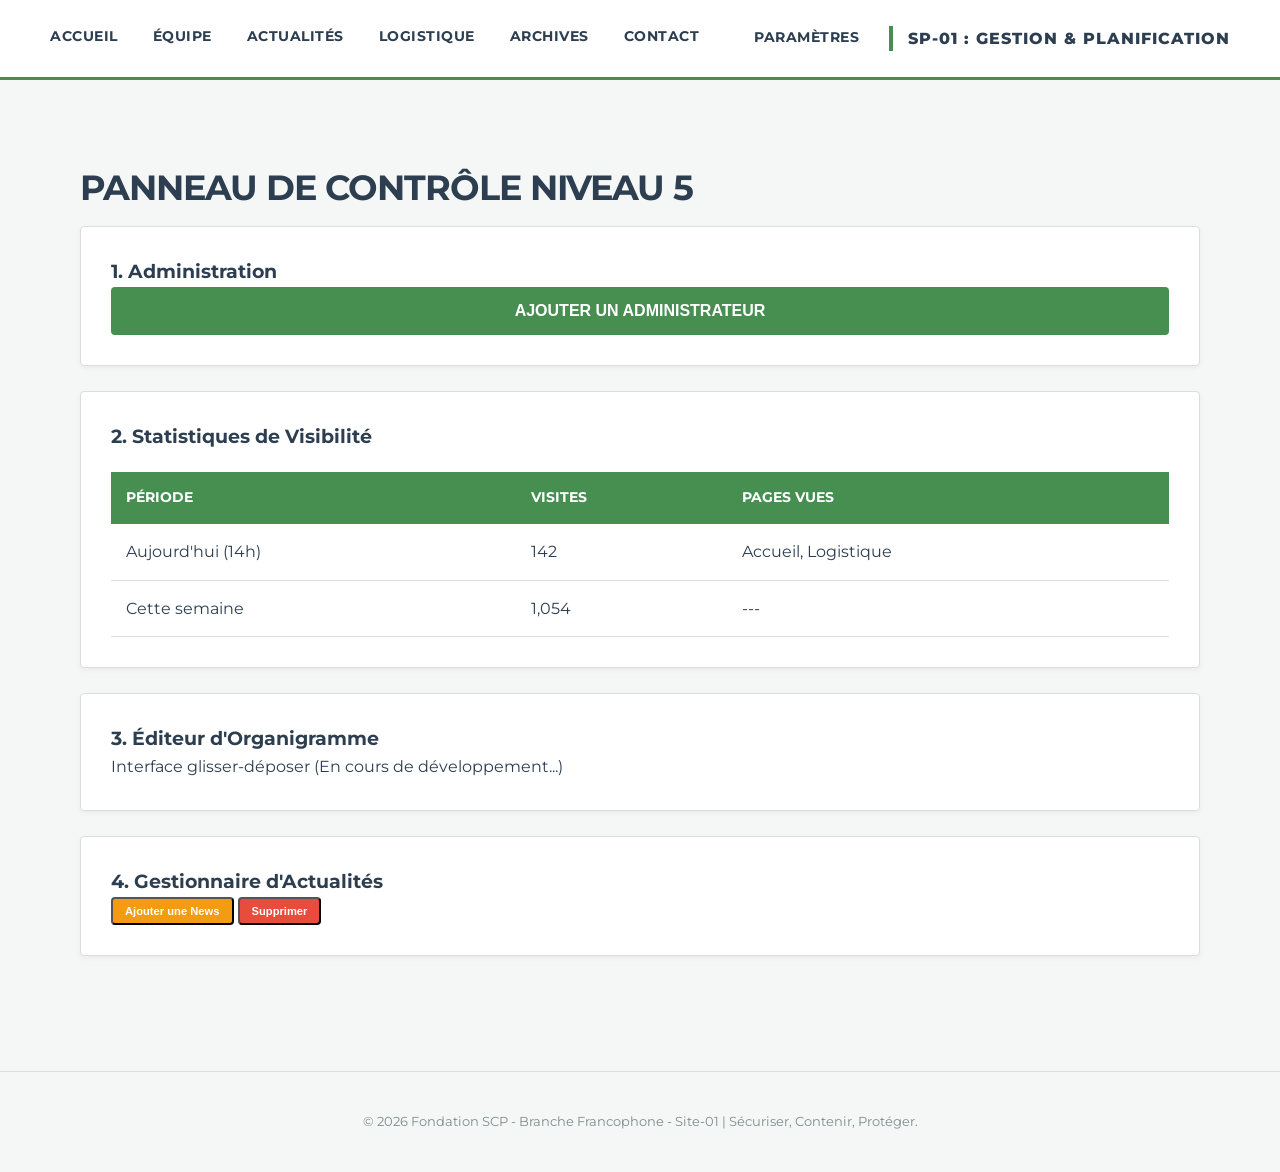
<file: gestion.html>
<!DOCTYPE html>
<html lang="fr">
<head>
    <meta charset="UTF-8">
    <meta name="viewport" content="width=device-width, initial-scale=1.0">
    <title>SP-01 | Accueil Administration</title>
    <link href="https://fonts.googleapis.com/css2?family=Montserrat:wght@700;800&display=swap" rel="stylesheet">
    <link rel="stylesheet" href="style.css">
    <link href="https://fonts.googleapis.com/css2?family=Montserrat:wght@400;600;700;800&family=Oswald:wght@400;500;700&display=swap" rel="stylesheet">
</head>
<body>
    <header>
        <div class="header-wrapper">
            <nav>
                <ul>
                    <li><a href="index.html">ACCUEIL</a></li>
                    <li><a href="equipe.html">ÉQUIPE</a></li>
                    <li><a href="actualites.html">ACTUALITÉS</a></li>
                    <li><a href="logistique.html">LOGISTIQUE</a></li>
                    <li><a href="archives.html">ARCHIVES</a></li>
                    <li><a href="contact.html">CONTACT</a></li>
                    <li class="settings-container">
                        <a href="#" id="settings-btn" class="nav-settings">PARAMÈTRES</a>
                        <div id="settings-dropdown" class="dropdown-content">
                            <div class="dropdown-item" onclick="toggleDarkMode()">🌙 Mode Sombre</div>
                            <div class="dropdown-item">
                                🌐 Langue : 
                                <select id="lang-select" onchange="changeLanguage()">
                                    <option value="fr">Français</option>
                                    <option value="en">English</option>
                                </select>
                            </div>
                            <hr>
                            <div class="dropdown-item" onclick="openLoginModal()">🔑 Connexion</div>
                        </div>
                    </li>
                </ul>
            </nav>

            <div class="site-title-container">
                <div class="vertical-bar"></div>
                <h1 class="site-title">SP-01 : GESTION & PLANIFICATION</h1>
            </div> 
        </div> 
    </header>

    <main>
        <h2>PANNEAU DE CONTRÔLE NIVEAU 5</h2>
        
        <section class="member-card">
            <h3>1. Administration</h3>
            <button class="submit-btn">Ajouter un Administrateur</button>
        </section>

        <section class="member-card">
            <h3>2. Statistiques de Visibilité</h3>
            <table class="log-table">
                <tr><th>Période</th><th>Visites</th><th>Pages Vues</th></tr>
                <tr><td>Aujourd'hui (14h)</td><td>142</td><td>Accueil, Logistique</td></tr>
                <tr><td>Cette semaine</td><td>1,054</td><td>---</td></tr>
            </table>
        </section>

        <section class="member-card">
            <h3>3. Éditeur d'Organigramme</h3>
            <p>Interface glisser-déposer (En cours de développement...)</p>
        </section>

        <section class="member-card">
            <h3>4. Gestionnaire d'Actualités</h3>
            <button class="status-tag working">Ajouter une News</button>
            <button class="status-tag delay">Supprimer</button>
        </section>
    </main>

    <footer>
        &copy; 2026 Fondation SCP - Branche Francophone - Site-01 | Sécuriser, Contenir, Protéger.
    </footer>
    <script src="script.js"></script>
</body> 
</html>
</file>
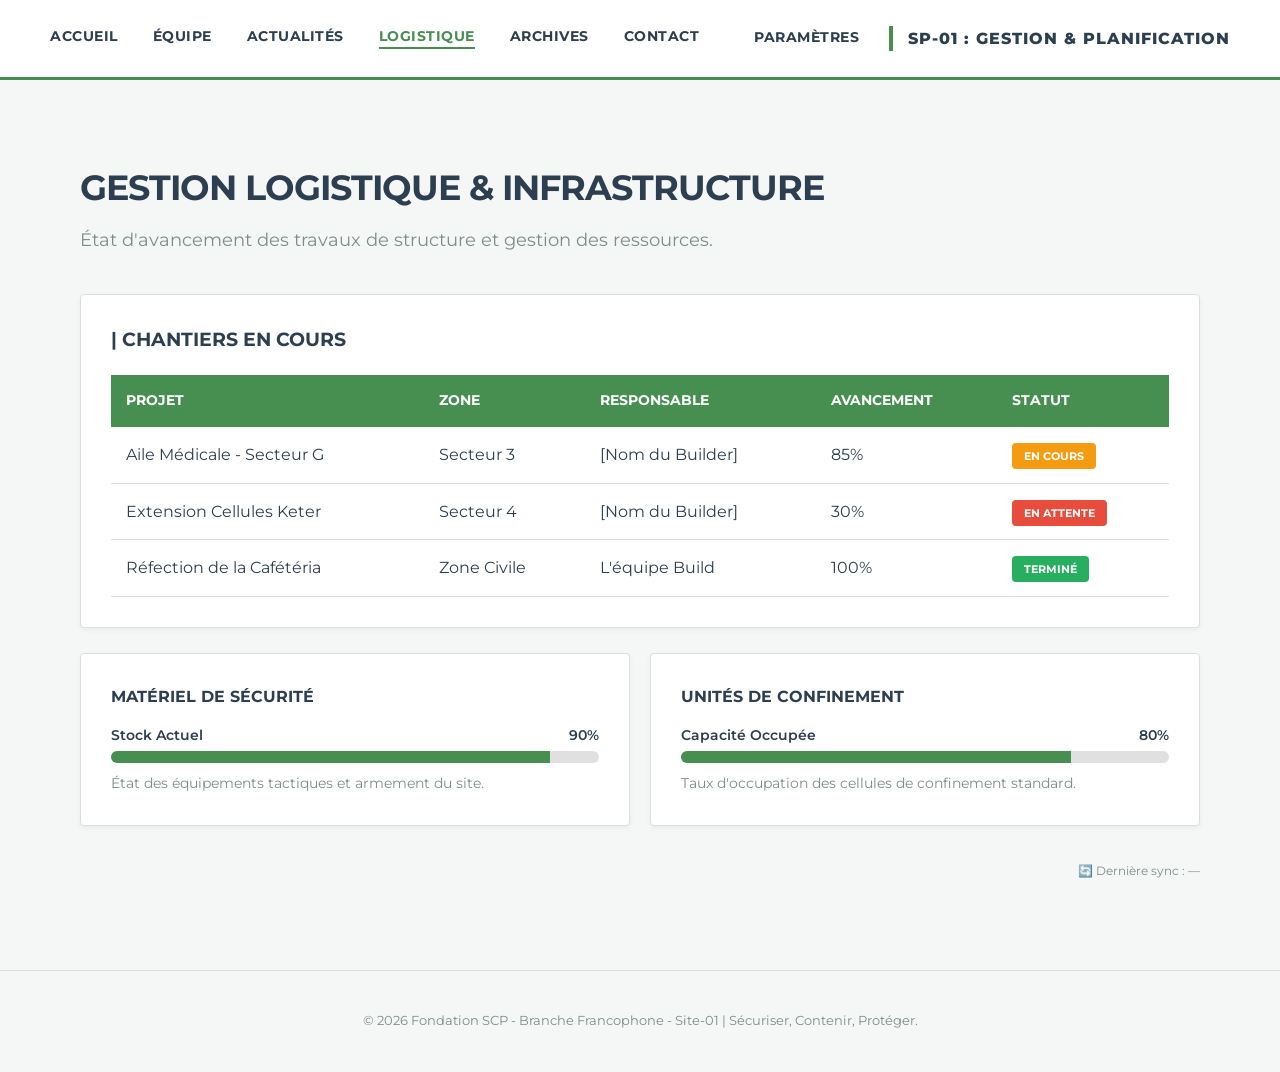
<file: logistique.html>
<!DOCTYPE html>
<html lang="fr">
<head>
    <!-- Google Tag Manager -->
    <script>(function(w,d,s,l,i){w[l]=w[l]||[];w[l].push({'gtm.start':
    new Date().getTime(),event:'gtm.js'});var f=d.getElementsByTagName(s)[0],
    j=d.createElement(s),dl=l!='dataLayer'?'&l='+l:'';j.async=true;j.src=
    'https://www.googletagmanager.com/gtm.js?id='+i+dl;f.parentNode.insertBefore(j,f);
    })(window,document,'script','dataLayer','GTM-5JKCPXSD');</script>
    <!-- End Google Tag Manager -->
    <meta charset="UTF-8">
    <meta name="viewport" content="width=device-width, initial-scale=1.0">
    <title>SP-01 | Logistique</title>
    <link href="https://fonts.googleapis.com/css2?family=Montserrat:wght@700;800&display=swap" rel="stylesheet">
    <link rel="stylesheet" href="style.css">
    <link href="https://fonts.googleapis.com/css2?family=Montserrat:wght@400;600;700;800&family=Oswald:wght@400;500;700&display=swap" rel="stylesheet">
</head>
<body>
    <header>
        <div class="header-wrapper">
            <nav>
                <ul>
                    <li><a href="index.html">ACCUEIL</a></li>
                    <li><a href="equipe.html">ÉQUIPE</a></li>
                    <li><a href="actualites.html">ACTUALITÉS</a></li>
                    <li><a href="logistique.html">LOGISTIQUE</a></li>
                    <li><a href="archives.html">ARCHIVES</a></li>
                    <li><a href="contact.html">CONTACT</a></li>
                    <li class="settings-container">
                        <a href="#" id="settings-btn" class="nav-settings">PARAMÈTRES</a>
                        <div id="settings-dropdown" class="dropdown-content">
                            <div class="dropdown-item" onclick="toggleDarkMode()">🌙 Mode Sombre</div>
                            <div class="dropdown-item">
                                🌐 Langue : 
                                <select id="lang-select" onchange="changeLanguage()">
                                    <option value="fr">Français</option>
                                    <option value="en">English</option>
                                </select>
                            </div>
                            <hr>
                            <div class="dropdown-item" onclick="openLoginModal()">🔑 Connexion</div>
                        </div>
                    </li>
                </ul>
            </nav>

            <div class="site-title-container">
                <div class="vertical-bar"></div>
                <h1 class="site-title">SP-01 : GESTION & PLANIFICATION</h1>
            </div> 
        </div> 
    </header>

    <main>
        <section class="logistique-container">
            <h2>GESTION LOGISTIQUE & INFRASTRUCTURE</h2>
            <p class="page-subtitle">État d'avancement des travaux de structure et gestion des ressources.</p>

            <div class="member-card">
                <h3><span class="separator">|</span> CHANTIERS EN COURS</h3>
                <table class="log-table">
                    <thead>
                        <tr>
                            <th>PROJET</th>
                            <th>ZONE</th>
                            <th>RESPONSABLE</th>
                            <th>AVANCEMENT</th>
                            <th>STATUT</th>
                        </tr>
                    </thead>
                    <!-- ✅ id ajouté ici : le JS remplace le contenu de ce tbody -->
                    <tbody id="chantiers-tbody">
                        <tr>
                            <td>Aile Médicale - Secteur G</td>
                            <td>Secteur 3</td>
                            <td>[Nom du Builder]</td>
                            <td>85%</td>
                            <td><span class="status-tag working">EN COURS</span></td>
                        </tr>
                        <tr>
                            <td>Extension Cellules Keter</td>
                            <td>Secteur 4</td>
                            <td>[Nom du Builder]</td>
                            <td>30%</td>
                            <td><span class="status-tag delay">EN ATTENTE</span></td>
                        </tr>
                        <tr>
                            <td>Réfection de la Cafétéria</td>
                            <td>Zone Civile</td>
                            <td>L'équipe Build</td>
                            <td>100%</td>
                            <td><span class="status-tag done">TERMINÉ</span></td>
                        </tr>
                    </tbody>
                </table>
            </div>

            <!-- ✅ id ajouté ici : le JS met à jour les barres de progression -->
            <div id="ressources-grid" style="display: grid; grid-template-columns: 1fr 1fr; gap: 20px;">
                <div class="member-card">
                    <h4>MATÉRIEL DE SÉCURITÉ</h4>
                    <div class="progress-container">
                        <div class="progress-label"><span>Stock Actuel</span><span id="label-materiel">90%</span></div>
                        <div class="progress-bar-bg"><div class="progress-bar-fill" id="bar-materiel" style="width: 90%;"></div></div>
                    </div>
                    <p style="margin-top: 10px; font-size: 0.85rem; color: var(--text-muted);">État des équipements tactiques et armement du site.</p>
                </div>
                <div class="member-card">
                    <h4>UNITÉS DE CONFINEMENT</h4>
                    <div class="progress-container">
                        <div class="progress-label"><span>Capacité Occupée</span><span id="label-confinement">80%</span></div>
                        <div class="progress-bar-bg"><div class="progress-bar-fill" id="bar-confinement" style="width: 80%;"></div></div>
                    </div>
                    <p style="margin-top: 10px; font-size: 0.85rem; color: var(--text-muted);">Taux d'occupation des cellules de confinement standard.</p>
                </div>
            </div>

            <!-- ✅ Indicateur de sync -->
            <p style="text-align: right; font-size: 0.75rem; color: var(--text-muted); margin-top: 10px;">
                🔄 Dernière sync : <span id="last-sync">—</span>
            </p>
        </section>
    </main>

    <footer>
        &copy; 2026 Fondation SCP - Branche Francophone - Site-01 | Sécuriser, Contenir, Protéger.
    </footer>
    <script src="script.js"></script>
</body>
</html>
</file>
<file: style.css>
/* ============================================================
   FEUILLE DE STYLE CENTRALE - SITE-01 : SP-01
   ============================================================ */
:root {
    --main-green: #468F51;
    --dark-green: #2d5d35;
    --light-green: #edf5ee;
    --text-color: #2c3e50;
    --text-muted: #7f8c8d;
    --bg-light: #f4f7f5;
    --white: #ffffff;
    --border-color: #dcdde1;
    --shadow-sm: 0 2px 5px rgba(0,0,0,0.05);
    --shadow-md: 0 4px 15px rgba(0,0,0,0.1);
    --transition: all 0.3s ease;
}

/* Reset de base */
* {
    margin: 0;
    padding: 0;
    box-sizing: border-box;
}

body {
    font-family: 'Montserrat', sans-serif;
    background-color: var(--bg-light);
    color: var(--text-color);
    line-height: 1.6;
    overflow-x: hidden;
}

/* 1. LE CONTENEUR GÉNÉRAL (HEADER) */
header {
    background-color: #ffffff;
    width: 100%;
    height: 80px;
    display: flex;
    align-items: center; /* Centre tout verticalement */
    border-bottom: 3px solid #468F51;
    position: fixed;
    top: 0;
    left: 0;
    z-index: 10000;
}

.header-wrapper {
    width: 100%;
    height: 100%; /* Prend toute la hauteur pour centrer */
    padding: 0 50px;
    display: flex;
    align-items: center; /* Centre verticalement */
    justify-content: flex-start; /* On laisse le nav gérer l'espace */
}

/* 2. LA NAVIGATION */
nav {
    flex: 1; /* Prend tout l'espace disponible */
    height: 100%;
    display: flex;
    align-items: center;
}

nav ul {
    display: flex;
    list-style: none;
    margin: 0;
    padding: 0;
    height: 80px; /* Doit être identique à la hauteur du header */
    align-items: center; /* Centre verticalement tous les LI */
    gap: 35px;
    width: 100%;
}

nav ul li {
    display: flex;
    align-items: center;
    height: 100%; /* Occupe toute la hauteur pour le centrage */
}

nav ul li.settings-container {
    margin-left: auto !important; /* Pousse tout le bloc à droite */
}

nav ul li.settings-container {
    margin-left: auto !important; 
    height: 80px;            /* Doit correspondre à la hauteur du header */
    display: flex;
    align-items: center;     /* Centre le contenu du li verticalement */
}

nav ul li a, 
.nav-settings {
    text-transform: uppercase;
    text-decoration: none;
    color: #2c3e50;
    font-family: 'Montserrat', sans-serif;
    font-weight: 700;
    font-size: 14px;
    letter-spacing: 0.5px;
    
    /* GESTION DE LA BARRE : On utilise un padding court */
    padding-bottom: 4px; 
    border-bottom: 2px solid transparent; /* La barre est déjà là mais invisible */
    
    display: inline-block;
    line-height: 1; /* Évite que le texte ne prenne trop de place en hauteur */
    transition: color 0.3s, border-color 0.3s;
    cursor: pointer;
    background: none;
    border-top: none;
    border-left: none;
    border-right: none;
}

nav ul li a.active,
nav ul li a:hover,
.nav-settings:hover {
    color: #468F51;
    border-bottom: 2px solid #468F51; /* La barre devient verte juste ici */
}

.site-title-container {
    display: flex;
    align-items: center;
    gap: 15px;
    margin-left: 30px;
}

.vertical-bar {
    width: 4px;
    height: 25px;
    background-color: #468F51; /* La petite barre verticale verte */
}

.site-title {
    font-family: 'Montserrat', sans-serif;
    font-size: 16px;
    font-weight: 800;
    color: #2c3e50;
    letter-spacing: 1px;
    margin: 0;
}

/* --- STRUCTURE PRINCIPALE --- */
main {
    margin-top: 120px;
    padding: 40px;
    max-width: 1200px;
    margin-left: auto;
    margin-right: auto;
    min-height: calc(100vh - 120px);
}

h2 {
    font-size: 2.2rem;
    margin-bottom: 10px;
    text-transform: uppercase;
    letter-spacing: -1px;
}

.page-subtitle {
    color: var(--text-muted);
    margin-bottom: 40px;
    font-size: 1.1rem;
}

/* --- CARTES ET ÉLÉMENTS GRAPHIQUES --- */
.member-card, .news-item, .log-container, .archive-folder, .scp-form-container, .access-card {
    background: var(--white);
    border-radius: 4px;
    padding: 30px;
    box-shadow: var(--shadow-sm);
    border: 1px solid var(--border-color);
    margin-bottom: 25px;
    transition: var(--transition);
}

/* Styles spécifiques pour les carrés de gestion (log et access) */
.log-container {
    border-left: 5px solid var(--main-green);
}

.access-card:hover {
    border-left: 5px solid var(--main-green);
    transform: translateY(-5px);
}

.dashboard-grid {
    display: flex;
    gap: 20px;
    margin-top: 20px;
}

.access-card {
    flex: 1;
}

.access-card h3 {
    margin-bottom: 10px;
    text-transform: uppercase;
    font-size: 16px;
}

.access-card a {
    color: var(--main-green);
    text-decoration: none;
    font-weight: 700;
    display: inline-block;
    margin-top: 15px;
}

.member-card:hover {
    transform: translateY(-5px);
    box-shadow: var(--shadow-md);
    border-left: 8px solid var(--main-green);
}

.role-tag {
    display: inline-block;
    background: #edf5ee; 
    color: #468F51;     
    padding: 5px 12px;
    font-family: 'Montserrat', sans-serif;
    font-size: 0.75rem;
    font-weight: 800;
    border-radius: 50px;
    margin-bottom: 15px;
    text-transform: uppercase;
}

h4 {
    font-family: 'Montserrat', sans-serif;
    font-weight: 700;
    margin-bottom: 5px;
    color: #2c3e50;
    text-transform: uppercase;
}

.dot {
    height: 12px;
    width: 12px;
    background-color: var(--main-green);
    border-radius: 50%;
    display: inline-block;
    margin-right: 10px;
}

/* --- TABLEAUX --- */
.log-table {
    width: 100%;
    border-collapse: collapse;
    margin-top: 20px;
}

.log-table th {
    background: var(--main-green);
    color: var(--white);
    text-align: left;
    padding: 15px;
    font-size: 0.85rem;
    text-transform: uppercase;
}

.log-table td {
    padding: 15px;
    border-bottom: 1px solid var(--border-color);
}

.status-tag {
    padding: 6px 12px;
    border-radius: 4px;
    font-size: 0.7rem;
    font-weight: bold;
    color: #fff;
}

.status-tag.working { background: #f39c12; }
.status-tag.delay { background: #e74c3c; }
.status-tag.done { background: #27ae60; }

/* --- BARRES DE PROGRESSION --- */
.progress-container {
    margin-top: 15px;
}

.progress-label {
    display: flex;
    justify-content: space-between;
    font-size: 0.85rem;
    font-weight: 600;
    margin-bottom: 5px;
}

.progress-bar-bg {
    background: #e0e0e0;
    height: 12px;
    border-radius: 10px;
    overflow: hidden;
}

.progress-bar-fill {
    height: 100%;
    background: var(--main-green);
    transition: width 1s ease-in-out;
}

/* --- FORMULAIRES --- */
.form-group {
    margin-bottom: 20px;
}

.form-group label {
    display: block;
    margin-bottom: 8px;
    font-weight: 700;
    font-size: 0.9rem;
    color: var(--text-color);
}

.form-group input, 
.form-group select, 
.form-group textarea {
    width: 100%;
    padding: 12px 15px;
    border: 1px solid var(--border-color);
    border-radius: 4px;
    font-family: 'Montserrat', sans-serif;
    font-size: 1rem;
    transition: var(--transition);
}

.form-group input:focus {
    outline: none;
    border-color: var(--main-green);
    box-shadow: 0 0 0 3px rgba(70, 143, 81, 0.2);
}

.submit-btn {
    background: var(--main-green);
    color: var(--white);
    border: none;
    padding: 15px 35px;
    font-size: 1rem;
    font-weight: 700;
    cursor: pointer;
    border-radius: 4px;
    transition: var(--transition);
    width: 100%;
    text-transform: uppercase;
}

.submit-btn:hover {
    background: var(--dark-green);
    letter-spacing: 1px;
}

/* Footer simple */
footer {
    text-align: center;
    padding: 40px;
    color: var(--text-muted);
    font-size: 0.8rem;
    border-top: 1px solid var(--border-color);
    margin-top: 50px;
}
/* Couleurs du statut dynamique */
#server-status {
    font-weight: 800;
    text-transform: uppercase;
    letter-spacing: 1px;
}

.status-online {
    color: #468F51; /* Ton vert habituel */
}

.status-offline {
    color: #e74c3c; /* Rouge */
}

.status-dev {
    color: #3498db; /* Bleu pour le développement */
}

.status-loading {
    color: #7f8c8d; /* Gris pendant le chargement */
}

/* Nouveau style pour le bouton texte Paramètres */
.settings-text-btn {
    background: none;
    border: 1px solid var(--border-color); /* Optionnel : un petit contour discret */
    border-radius: 4px;
    color: var(--text-color);
    font-family: 'Montserrat', sans-serif;
    font-size: 11px; /* Plus petit pour ne pas voler la vedette au titre */
    font-weight: 700;
    letter-spacing: 1px;
    padding: 6px 12px;
    cursor: pointer;
    transition: var(--transition);
    text-transform: uppercase;
}

.settings-text-btn:hover {
    background-color: var(--main-green);
    color: white;
    border-color: var(--main-green);
}

/* On adapte le mode sombre pour le bouton */
.dark-mode .settings-text-btn {
    color: white;
    border-color: #444;
}

.dark-mode .settings-text-btn:hover {
    background-color: var(--main-green);
    border-color: var(--main-green);
}

/* Menu Déroulant */

/* Style du lien Paramètres pour qu'il ressemble aux autres */
.nav-settings {
    display: flex;           /* Utilise flex pour le centrage interne */
    align-items: center;    /* Centre le texte verticalement */
    height: 100%;           /* Prend toute la hauteur du li */
    padding-bottom: 4px;    /* Aligne la future barre verte à la même hauteur que les autres */
    margin: 0;
    text-transform: uppercase;
    font-weight: 700;
    font-size: 14px;
    background: none;
    border: none;
    cursor: pointer;
    color: #2c3e50;
}

.nav-settings:hover {
    color: #468F51;
    border-bottom: 2px solid #468F51;
}

/* On s'assure que le container reste bien positionné pour le menu déroulant */
.settings-container {
    position: relative;
    display: inline-block;
}

.dropdown-content {
    display: none;
    position: absolute;
    right: 0; /* Aligné à droite du mot PARAMÈTRES */
    top: 35px; /* Ajuste selon la hauteur de ton header */
    background-color: white;
    box-shadow: 0px 8px 16px rgba(0,0,0,0.15);
    z-index: 10001;
    min-width: 180px;
    border-radius: 4px;
    border: 1px solid var(--border-color);
}

/* Mode Sombre pour le lien */
.dark-mode .nav-settings {
    color: white;
}

.dropdown-item { padding: 10px; cursor: pointer; font-size: 13px; font-family: 'Montserrat'; }
.dropdown-item:hover { background: var(--bg-light); }
.show { display: block; }

/* MODE SOMBRE */
body.dark-mode {
    background-color: #1a1a1a;
    color: #e0e0e0;
}
.dark-mode header, .dark-mode .member-card, .dark-mode .dropdown-content {
    background-color: #252525;
    border-color: #444;
    color: white;
}
.dark-mode .site-title, .dark-mode nav ul li a { color: white; }
/* Le .show doit être collé à .dropdown-content sans espace */
.dropdown-content.show {
    display: block !important;
}

/* Correction du décalage des ancres dû au header fixe */
html {
    scroll-padding-top: 100px;
}

/* Amélioration visuelle du Mode Sombre */
.dark-mode .member-card, 
.dark-mode .news-item, 
.dark-mode .scp-form-container,
.dark-mode .dropdown-content,
.dark-mode .log-container,
.dark-mode .access-card {
    background-color: #252525;
    border-color: #444;
    color: #eee;
}

.dark-mode input, 
.dark-mode select, 
.dark-mode textarea {
    background-color: #1a1a1a;
    border-color: #444;
    color: white;
}

.dark-mode .site-title, 
.dark-mode nav ul li a {
    color: #fff;
}

/* Z-index pour s'assurer que le menu est toujours au-dessus */
header {
    z-index: 10000;
}

.dropdown-content {
    z-index: 10001;
}

/* Animation fluide pour le dropdown */
.dropdown-content.show {
    display: block !important;
    animation: slideDown 0.2s ease-out;
}

.archive-category-prefix {
    color: #2c3e50;           
    font-weight: 700;         
    text-transform: uppercase;
    margin-right: 5px;        
}

.archive-separator {
    color: #2c3e50;
    font-weight: 600;
    margin-right: 10px;       
}

.toggle-text-btn {
    display: inline-block;
    background: none;
    border: none;
    color: #468F51;
    font-weight: 200;
    font-size: 0.85rem;
    cursor: pointer;
    padding: 5px 0;
    text-transform: uppercase;
    margin-top: 0px;
}

.toggle-text-btn:hover {
    text-decoration: underline;
}

.archive-text-container {
    position: relative;
    overflow: hidden;
    transition: max-height 0.3s ease-out;
    max-height: 2.8em; /* Environ 2 lignes de texte */
    line-height: 1.4em;
}

.archive-text-container.expanded {
    max-height: 1000px; /* Une valeur assez grande pour tout afficher */
}

.search-wrapper {
    display: flex;
    width: 100%;
    border: 1px solid var(--main-green); /* Bordure fine verte */
    border-radius: 4px;
    background-color: white;
    margin-bottom: 30px;
    overflow: hidden; /* Pour que le sélecteur respecte l'arrondi */
}

.search-select {
    border: none;
    border-right: 1px solid #eee; /* Séparation discrète */
    background: #fdfdfd;
    padding: 0 15px;
    font-family: 'Montserrat', sans-serif;
    font-weight: bold;
    font-size: 11px;
    color: var(--main-green);
    cursor: pointer;
    outline: none;
    text-transform: uppercase;
}

.search-field {
    flex: 1;
    border: none;
    padding: 20px; /* Garde le padding généreux du screen */
    font-family: 'Montserrat', sans-serif;
    font-weight: bold;
    font-size: 14px;
    outline: none;
    color: var(--text-color);
}

.search-field::placeholder {
    color: #7f8c8d;
    opacity: 0.5;
}

@keyframes slideDown {
    from { opacity: 0; transform: translateY(-10px); }
    to { opacity: 1; transform: translateY(0); }
}
</file>
